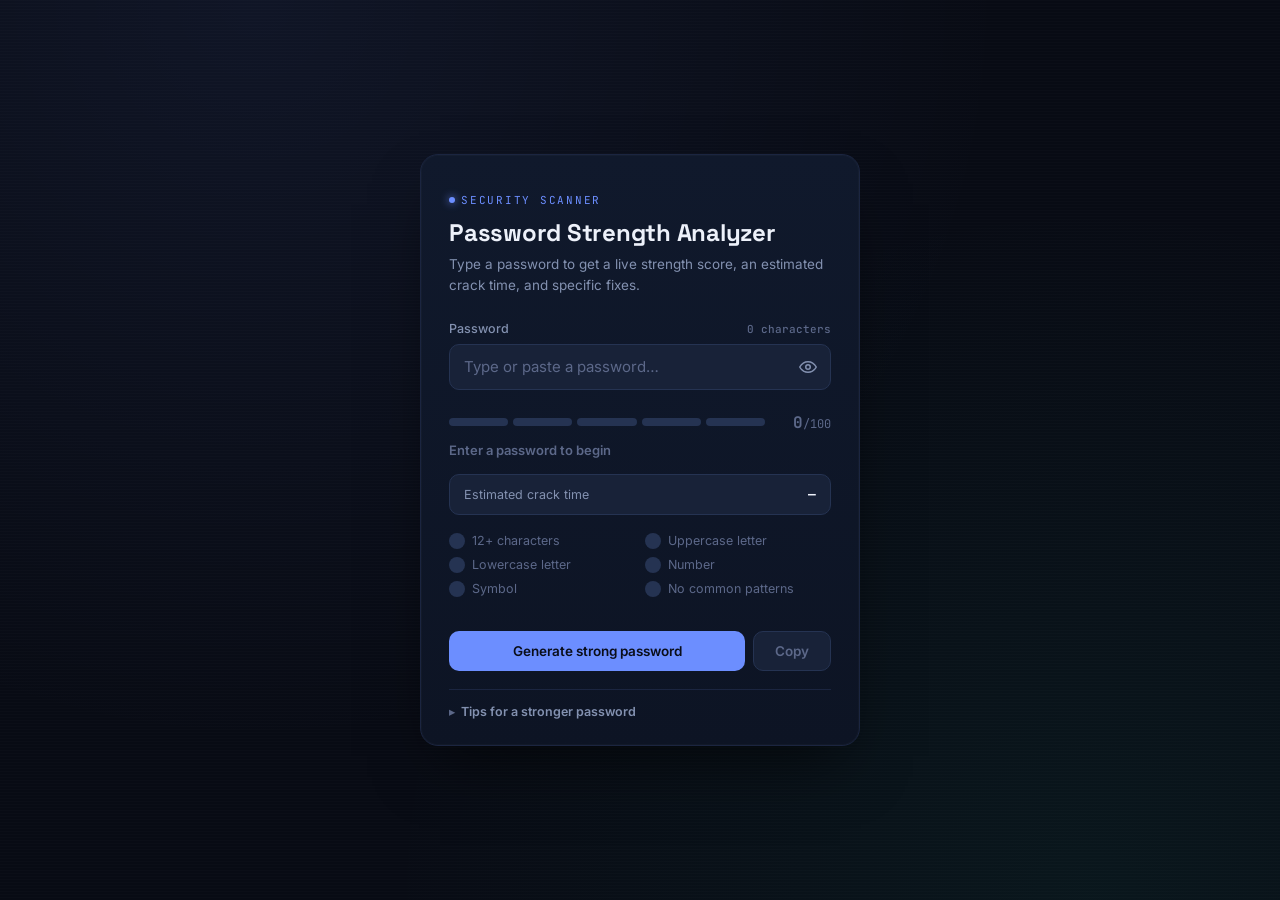
<file: index.html>
<!DOCTYPE html>
<html lang="en">
<head>
<meta charset="UTF-8" />
<meta name="viewport" content="width=device-width, initial-scale=1.0" />
<title>Password Strength Analyzer</title>
<link rel="preconnect" href="https://fonts.googleapis.com">
<link rel="preconnect" href="https://fonts.gstatic.com" crossorigin>
<link href="https://fonts.googleapis.com/css2?family=Space+Grotesk:wght@500;600;700&family=Inter:wght@400;500;600&family=JetBrains+Mono:wght@400;500;700&display=swap" rel="stylesheet">
<style>
  :root{
    --ink: #080b14;
    --panel: #10192c;
    --panel-2: #182238;
    --border: #253352;
    --border-soft: #1b2540;
    --text: #edf1fa;
    --muted: #8391b0;
    --muted-2: #5c6889;
    --accent: #6c8eff;
    --accent-dim: rgba(108,142,255,0.15);

    --very-weak: #ff4d6d;
    --weak: #ff9f4d;
    --fair: #ffd23f;
    --good: #4ec5d4;
    --strong: #22d3a5;
    --tier-color: var(--muted-2);
  }

  *{ box-sizing:border-box; }

  body{
    margin:0;
    min-height:100vh;
    background:
      radial-gradient(circle at 20% 0%, rgba(108,142,255,0.08), transparent 55%),
      radial-gradient(circle at 85% 100%, rgba(34,211,165,0.06), transparent 50%),
      var(--ink);
    background-attachment: fixed;
    color: var(--text);
    font-family: 'Inter', system-ui, sans-serif;
    display:flex;
    justify-content:center;
    align-items:center;
    padding: 32px 16px;
  }

  .scanlines{
    position:fixed;
    inset:0;
    pointer-events:none;
    background-image: repeating-linear-gradient(
      to bottom,
      rgba(255,255,255,0.015) 0px,
      rgba(255,255,255,0.015) 1px,
      transparent 1px,
      transparent 3px
    );
    z-index:0;
  }

  .card{
    position:relative;
    z-index:1;
    width:100%;
    max-width:440px;
    background: linear-gradient(180deg, var(--panel), #0d1424);
    border:1px solid var(--border-soft);
    border-radius:18px;
    padding:32px 28px 26px;
    box-shadow: 0 30px 60px -20px rgba(0,0,0,0.6), 0 0 0 1px rgba(255,255,255,0.02) inset;
  }

  .eyebrow{
    display:inline-flex;
    align-items:center;
    gap:6px;
    font-family:'JetBrains Mono', monospace;
    font-size:11px;
    letter-spacing:0.16em;
    color: var(--accent);
    text-transform:uppercase;
  }
  .eyebrow::before{
    content:'';
    width:6px; height:6px; border-radius:50%;
    background: var(--accent);
    box-shadow: 0 0 8px var(--accent);
  }

  h1{
    font-family:'Space Grotesk', sans-serif;
    font-size:24px;
    font-weight:700;
    margin: 10px 0 6px;
    letter-spacing:-0.01em;
  }

  .subtitle{
    margin:0 0 26px;
    font-size:13.5px;
    color: var(--muted);
    line-height:1.5;
  }

  .field-label{
    display:flex;
    justify-content:space-between;
    align-items:baseline;
    font-size:12.5px;
    font-weight:500;
    color: var(--muted);
    margin-bottom:8px;
  }

  .char-count{
    font-family:'JetBrains Mono', monospace;
    font-size:11px;
    color: var(--muted-2);
  }

  .input-row{
    position:relative;
    display:flex;
    align-items:center;
    transition: box-shadow 0.25s ease, border-color 0.25s ease;
    border-radius:10px;
    border:1px solid var(--border);
    background: var(--panel-2);
  }
  .input-row:focus-within{
    border-color: var(--tier-color);
    box-shadow: 0 0 0 3px color-mix(in srgb, var(--tier-color) 20%, transparent);
  }

  input#password{
    flex:1;
    width:100%;
    padding:12px 44px 12px 14px;
    background:transparent;
    border:none;
    outline:none;
    color: var(--text);
    font-family:'JetBrains Mono', monospace;
    font-size:15px;
    letter-spacing:0.02em;
  }
  input#password::placeholder{
    color: var(--muted-2);
    font-family:'Inter', sans-serif;
    letter-spacing:normal;
  }

  .icon-btn{
    position:absolute;
    right:6px;
    width:32px; height:32px;
    display:flex; align-items:center; justify-content:center;
    background:transparent;
    border:none;
    border-radius:7px;
    color: var(--muted);
    cursor:pointer;
    transition: background 0.15s ease, color 0.15s ease;
  }
  .icon-btn:hover{ background: rgba(255,255,255,0.06); color: var(--text); }
  .icon-btn:focus-visible, button:focus-visible, summary:focus-visible{
    outline:2px solid var(--accent);
    outline-offset:2px;
  }

  .meter-section{ margin-top:22px; }

  .meter-row{
    display:flex;
    align-items:center;
    justify-content:space-between;
    gap:14px;
  }

  .segments{
    display:flex;
    gap:5px;
    flex:1;
  }
  .segment{
    height:8px;
    flex:1;
    border-radius:4px;
    background: var(--border);
    transition: background 0.35s ease, box-shadow 0.35s ease;
  }
  .segment.filled{
    background: var(--tier-color);
    box-shadow: 0 0 10px color-mix(in srgb, var(--tier-color) 60%, transparent);
  }

  .score-readout{
    font-family:'JetBrains Mono', monospace;
    font-weight:700;
    font-size:16px;
    color: var(--tier-color);
    white-space:nowrap;
    min-width:52px;
    text-align:right;
    transition: color 0.35s ease;
  }
  .score-max{
    font-weight:400;
    color: var(--muted-2);
    font-size:12px;
  }

  .strength-label{
    margin-top:9px;
    font-size:13px;
    font-weight:600;
    color: var(--tier-color);
    transition: color 0.35s ease;
  }

  .crack-time{
    margin-top:16px;
    display:flex;
    justify-content:space-between;
    align-items:center;
    padding:11px 14px;
    background: var(--panel-2);
    border:1px solid var(--border);
    border-radius:10px;
  }
  .crack-label{ font-size:12.5px; color: var(--muted); }
  .crack-value{
    font-family:'JetBrains Mono', monospace;
    font-size:13px;
    font-weight:700;
    color: var(--text);
  }

  .checklist{
    margin-top:18px;
    display:grid;
    grid-template-columns: 1fr 1fr;
    gap:8px 10px;
  }
  .check-item{
    display:flex;
    align-items:center;
    gap:7px;
    font-size:12.5px;
    color: var(--muted-2);
    transition: color 0.2s ease;
  }
  .check-item.passed{ color: var(--text); }
  .check-icon{
    width:16px; height:16px;
    flex:none;
    border-radius:50%;
    display:flex; align-items:center; justify-content:center;
    background: var(--border);
    transition: background 0.2s ease;
  }
  .check-item.passed .check-icon{ background: var(--strong); }
  .check-icon svg{ width:9px; height:9px; }

  .warnings{
    margin-top:14px;
    display:flex;
    flex-direction:column;
    gap:8px;
  }
  .warning-item{
    display:flex;
    gap:8px;
    align-items:flex-start;
    font-size:12.5px;
    line-height:1.45;
    color:#ffd8bd;
    background: rgba(255,159,77,0.08);
    border:1px solid rgba(255,159,77,0.25);
    padding:9px 11px;
    border-radius:9px;
  }
  .warning-item.severe{
    color:#ffc2cd;
    background: rgba(255,77,109,0.1);
    border-color: rgba(255,77,109,0.3);
  }
  .warning-item svg{ flex:none; margin-top:1px; }

  .actions{
    margin-top:20px;
    display:flex;
    gap:8px;
  }
  .primary-btn, .secondary-btn{
    font-family:'Inter', sans-serif;
    font-size:13.5px;
    font-weight:600;
    padding:11px 14px;
    border-radius:10px;
    cursor:pointer;
    border:1px solid transparent;
    transition: transform 0.12s ease, background 0.15s ease, border-color 0.15s ease;
  }
  .primary-btn{
    flex:1;
    background: var(--accent);
    color:#0a0e1a;
  }
  .primary-btn:hover{ background:#7f9dff; }
  .primary-btn:active{ transform: scale(0.98); }

  .secondary-btn{
    background: var(--panel-2);
    color: var(--text);
    border-color: var(--border);
    min-width:78px;
  }
  .secondary-btn:hover:not(:disabled){ border-color: var(--accent); }
  .secondary-btn:disabled{ color: var(--muted-2); cursor:not-allowed; }
  .secondary-btn.copied{ color: var(--strong); border-color: var(--strong); }

  details.tips{
    margin-top:18px;
    border-top:1px solid var(--border-soft);
    padding-top:14px;
  }
  summary{
    cursor:pointer;
    font-size:12.5px;
    font-weight:600;
    color: var(--muted);
    list-style:none;
    display:flex;
    align-items:center;
    gap:6px;
  }
  summary::-webkit-details-marker{ display:none; }
  summary::before{
    content:'▸';
    display:inline-block;
    transition: transform 0.15s ease;
    color: var(--muted-2);
  }
  details[open] summary::before{ transform: rotate(90deg); }

  .tips ul{
    margin:12px 0 0;
    padding-left:18px;
    color: var(--muted);
    font-size:12.5px;
    line-height:1.7;
  }

  @media (prefers-reduced-motion: reduce){
    *{ transition:none !important; }
  }

  @media (max-width:380px){
    .checklist{ grid-template-columns: 1fr; }
  }
</style>
</head>
<body>

<div class="scanlines" aria-hidden="true"></div>

<main class="card">
  <span class="eyebrow">Security Scanner</span>
  <h1>Password Strength Analyzer</h1>
  <p class="subtitle">Type a password to get a live strength score, an estimated crack time, and specific fixes.</p>

  <div class="field-group">
    <label class="field-label" for="password">
      Password
      <span class="char-count" id="charCount">0 characters</span>
    </label>
    <div class="input-row">
      <input type="password" id="password" placeholder="Type or paste a password…" autocomplete="new-password" spellcheck="false" autocapitalize="off" />
      <button type="button" class="icon-btn" id="toggleVisibility" aria-label="Show password">
        <svg id="eyeIcon" width="18" height="18" viewBox="0 0 24 24" fill="none" stroke="currentColor" stroke-width="2" stroke-linecap="round" stroke-linejoin="round">
          <path d="M1 12s4-7 11-7 11 7 11 7-4 7-11 7-11-7-11-7Z"/>
          <circle cx="12" cy="12" r="3"/>
        </svg>
      </button>
    </div>
  </div>

  <section class="meter-section" aria-live="polite">
    <div class="meter-row">
      <div class="segments" id="segments">
        <span class="segment"></span>
        <span class="segment"></span>
        <span class="segment"></span>
        <span class="segment"></span>
        <span class="segment"></span>
      </div>
      <span class="score-readout" id="scoreReadout">0<span class="score-max">/100</span></span>
    </div>
    <div class="strength-label" id="strengthLabel">Enter a password to begin</div>
  </section>

  <div class="crack-time">
    <span class="crack-label">Estimated crack time</span>
    <span class="crack-value" id="crackValue">—</span>
  </div>

  <div class="checklist" id="checklist"></div>

  <div class="warnings" id="warnings"></div>

  <div class="actions">
    <button type="button" class="primary-btn" id="generateBtn">Generate strong password</button>
    <button type="button" class="secondary-btn" id="copyBtn" disabled>Copy</button>
  </div>

  <details class="tips">
    <summary>Tips for a stronger password</summary>
    <ul>
      <li>Use a passphrase of 4–5 random words instead of a single word.</li>
      <li>Aim for 12+ characters — length matters more than complexity.</li>
      <li>Never reuse the same password across different sites.</li>
      <li>Avoid personal info: names, birthdays, pet names.</li>
      <li>Use a password manager to generate and store unique passwords.</li>
    </ul>
  </details>
</main>

<script>
(function(){
  const passwordInput = document.getElementById('password');
  const charCountEl = document.getElementById('charCount');
  const segmentsContainer = document.getElementById('segments');
  const segments = Array.from(segmentsContainer.children);
  const scoreReadout = document.getElementById('scoreReadout');
  const strengthLabel = document.getElementById('strengthLabel');
  const crackValue = document.getElementById('crackValue');
  const checklistEl = document.getElementById('checklist');
  const warningsEl = document.getElementById('warnings');
  const toggleBtn = document.getElementById('toggleVisibility');
  const eyeIcon = document.getElementById('eyeIcon');
  const generateBtn = document.getElementById('generateBtn');
  const copyBtn = document.getElementById('copyBtn');
  const root = document.documentElement;

  const COMMON_PASSWORDS = [
    '123456','password','123456789','12345678','12345','111111','1234567',
    'sunshine','qwerty','iloveyou','princess','admin','welcome','666666',
    'abc123','football','123123','monkey','654321','charlie','donald',
    'password1','qwerty123','dragon','master','letmein','login','starwars',
    'hello','freedom','whatever','trustno1','000000','121212','baseball',
    'superman','1234567890','shadow','michael','jennifer','111222333','passw0rd'
  ];

  const TIERS = [
    { max:20,  key:'very-weak', label:'Very weak',   color:'var(--very-weak)' },
    { max:40,  key:'weak',      label:'Weak',        color:'var(--weak)' },
    { max:60,  key:'fair',      label:'Fair',        color:'var(--fair)' },
    { max:80,  key:'good',      label:'Good',        color:'var(--good)' },
    { max:101, key:'strong',    label:'Strong',      color:'var(--strong)' }
  ];

  function getTier(score){
    return TIERS.find(t => score <= t.max);
  }

  function hasSequence(pwd){
    const lower = pwd.toLowerCase();
    const runs = [
      'abcdefghijklmnopqrstuvwxyz',
      'zyxwvutsrqponmlkjihgfedcba',
      '0123456789',
      '9876543210',
      'qwertyuiop',
      'asdfghjkl',
      'zxcvbnm'
    ];
    for(let i=0; i<lower.length-2; i++){
      const chunk = lower.slice(i, i+3);
      if(runs.some(r => r.includes(chunk))) return true;
    }
    return false;
  }

  function hasRepeats(pwd){
    return /(.)\1\1/.test(pwd);
  }

  function analyze(pwd){
    const length = pwd.length;
    const hasLower = /[a-z]/.test(pwd);
    const hasUpper = /[A-Z]/.test(pwd);
    const hasDigit = /[0-9]/.test(pwd);
    const hasSymbol = /[^A-Za-z0-9]/.test(pwd);
    const classes = [hasLower, hasUpper, hasDigit, hasSymbol].filter(Boolean).length;

    let poolSize = 0;
    if(hasLower) poolSize += 26;
    if(hasUpper) poolSize += 26;
    if(hasDigit) poolSize += 10;
    if(hasSymbol) poolSize += 32;
    if(poolSize === 0) poolSize = 1;

    const entropyBits = length * Math.log2(poolSize);
    const lengthScore = Math.min(30, Math.max(0, (length - 4) * 2.5));
    const varietyScore = classes * 6 + (classes === 4 ? 6 : 0);
    const entropyScore = Math.min(25, Math.max(0, (entropyBits - 20) / 3));
    const uniqueChars = new Set(pwd.split('')).size;
    const uniquenessScore = length ? (uniqueChars / length) * 15 : 0;

    let score = lengthScore + varietyScore + entropyScore + uniquenessScore;

    const lower = pwd.toLowerCase();
    const isCommon = COMMON_PASSWORDS.includes(lower);
    const sequence = hasSequence(pwd);
    const repeats = hasRepeats(pwd);

    const warnings = [];
    if(isCommon){
      score = Math.min(score, 5);
      warnings.push({ text:'This is one of the most commonly used passwords — it will be guessed instantly.', severe:true });
    }
    if(sequence){
      score -= 15;
      warnings.push({ text:'Contains a predictable sequence, like "abc", "123", or "qwerty".', severe:false });
    }
    if(repeats){
      score -= 10;
      warnings.push({ text:'Contains 3 or more repeated characters in a row.', severe:false });
    }
    if(length > 0 && length < 8){
      warnings.push({ text:'Shorter than the recommended 8-character minimum.', severe:false });
    }

    score = Math.max(0, Math.min(100, Math.round(score)));

    return { length, hasLower, hasUpper, hasDigit, hasSymbol, entropyBits, score, warnings, isCommon };
  }

  function humanizeSeconds(seconds){
    if(seconds < 1) return 'Instantly';
    const units = [
      ['century', 3153600000],
      ['year', 31536000],
      ['month', 2592000],
      ['day', 86400],
      ['hour', 3600],
      ['minute', 60],
      ['second', 1]
    ];
    for(const [name, secs] of units){
      if(seconds >= secs){
        const val = Math.round(seconds / secs);
        if(name === 'century' && val > 100000){
          return 'Longer than the age of the universe';
        }
        return val.toLocaleString() + ' ' + name + (val !== 1 ? 's' : '');
      }
    }
    return '< 1 second';
  }

  function crackTime(entropyBits, isCommon){
    if(isCommon) return 'Instantly';
    const guesses = Math.pow(2, entropyBits);
    const guessesPerSecond = 1e10;
    const seconds = guesses / guessesPerSecond / 2;
    return humanizeSeconds(seconds);
  }

  const CHECKS = [
    { label:'12+ characters', test:r => r.length >= 12 },
    { label:'Uppercase letter', test:r => r.hasUpper },
    { label:'Lowercase letter', test:r => r.hasLower },
    { label:'Number', test:r => r.hasDigit },
    { label:'Symbol', test:r => r.hasSymbol },
    { label:'No common patterns', test:r => !r.warnings.some(w => w.severe) && r.warnings.length === 0 || (r.length===0) }
  ];

  const CHECK_ICON = '<svg viewBox="0 0 12 12" fill="none" stroke="#0a0e1a" stroke-width="2" stroke-linecap="round" stroke-linejoin="round"><polyline points="2 6 5 9 10 3"/></svg>';

  function renderChecklist(result){
    checklistEl.innerHTML = CHECKS.map(c => {
      const passed = result ? c.test(result) : false;
      return '<div class="check-item ' + (passed ? 'passed' : '') + '">' +
        '<span class="check-icon">' + (passed ? CHECK_ICON : '') + '</span>' +
        '<span>' + c.label + '</span>' +
        '</div>';
    }).join('');
  }

  const WARNING_ICON = '<svg width="14" height="14" viewBox="0 0 24 24" fill="none" stroke="currentColor" stroke-width="2" stroke-linecap="round" stroke-linejoin="round"><path d="M10.29 3.86 1.82 18a2 2 0 0 0 1.71 3h16.94a2 2 0 0 0 1.71-3L13.71 3.86a2 2 0 0 0-3.42 0Z"/><line x1="12" y1="9" x2="12" y2="13"/><line x1="12" y1="17" x2="12.01" y2="17"/></svg>';

  function renderWarnings(warnings){
    if(!warnings || warnings.length === 0){
      warningsEl.innerHTML = '';
      return;
    }
    warningsEl.innerHTML = warnings.map(w =>
      '<div class="warning-item ' + (w.severe ? 'severe' : '') + '">' + WARNING_ICON + '<span>' + w.text + '</span></div>'
    ).join('');
  }

  function resetUI(){
    segments.forEach(seg => seg.classList.remove('filled'));
    root.style.setProperty('--tier-color', 'var(--muted-2)');
    scoreReadout.innerHTML = '0<span class="score-max">/100</span>';
    strengthLabel.textContent = 'Enter a password to begin';
    crackValue.textContent = '—';
    renderChecklist(null);
    renderWarnings([]);
  }

  function update(){
    const pwd = passwordInput.value;
    charCountEl.textContent = pwd.length + ' character' + (pwd.length !== 1 ? 's' : '');
    copyBtn.disabled = pwd.length === 0;
    copyBtn.textContent = 'Copy';
    copyBtn.classList.remove('copied');

    if(pwd.length === 0){
      resetUI();
      return;
    }

    const result = analyze(pwd);
    const tier = getTier(result.score);

    root.style.setProperty('--tier-color', tier.color);
    const filled = Math.max(1, Math.ceil(result.score / 20));
    segments.forEach((seg, i) => seg.classList.toggle('filled', i < filled));

    scoreReadout.innerHTML = result.score + '<span class="score-max">/100</span>';
    strengthLabel.textContent = tier.label;
    crackValue.textContent = crackTime(result.entropyBits, result.isCommon);

    renderChecklist(result);
    renderWarnings(result.warnings);
  }

  toggleBtn.addEventListener('click', function(){
    const isPassword = passwordInput.type === 'password';
    passwordInput.type = isPassword ? 'text' : 'password';
    toggleBtn.setAttribute('aria-label', isPassword ? 'Hide password' : 'Show password');
    eyeIcon.innerHTML = isPassword
      ? '<path d="M17.94 17.94A10.94 10.94 0 0 1 12 20c-7 0-11-8-11-8a20.3 20.3 0 0 1 5.06-5.94M9.9 4.24A10.94 10.94 0 0 1 12 4c7 0 11 8 11 8a20.3 20.3 0 0 1-3.22 4.44"/><path d="M1 1l22 22"/><path d="M14.12 14.12a3 3 0 1 1-4.24-4.24"/>'
      : '<path d="M1 12s4-7 11-7 11 7 11 7-4 7-11 7-11-7-11-7Z"/><circle cx="12" cy="12" r="3"/>';
  });

  function generatePassword(length){
    const sets = {
      lower: 'abcdefghijklmnopqrstuvwxyz',
      upper: 'ABCDEFGHIJKLMNOPQRSTUVWXYZ',
      digit: '0123456789',
      symbol: '!@#$%^&*()-_=+?'
    };
    const all = sets.lower + sets.upper + sets.digit + sets.symbol;
    const randInt = max => {
      const arr = new Uint32Array(1);
      crypto.getRandomValues(arr);
      return arr[0] % max;
    };
    let chars = [
      sets.lower[randInt(sets.lower.length)],
      sets.upper[randInt(sets.upper.length)],
      sets.digit[randInt(sets.digit.length)],
      sets.symbol[randInt(sets.symbol.length)]
    ];
    for(let i = chars.length; i < length; i++){
      chars.push(all[randInt(all.length)]);
    }
    // shuffle (Fisher–Yates) using crypto randomness
    for(let i = chars.length - 1; i > 0; i--){
      const j = randInt(i + 1);
      [chars[i], chars[j]] = [chars[j], chars[i]];
    }
    return chars.join('');
  }

  generateBtn.addEventListener('click', function(){
    const newPassword = generatePassword(16);
    passwordInput.value = newPassword;
    passwordInput.type = 'text';
    toggleBtn.setAttribute('aria-label', 'Hide password');
    eyeIcon.innerHTML = '<path d="M17.94 17.94A10.94 10.94 0 0 1 12 20c-7 0-11-8-11-8a20.3 20.3 0 0 1 5.06-5.94M9.9 4.24A10.94 10.94 0 0 1 12 4c7 0 11 8 11 8a20.3 20.3 0 0 1-3.22 4.44"/><path d="M1 1l22 22"/><path d="M14.12 14.12a3 3 0 1 1-4.24-4.24"/>';
    update();
    passwordInput.focus();
  });

  copyBtn.addEventListener('click', async function(){
    if(!passwordInput.value) return;
    try{
      await navigator.clipboard.writeText(passwordInput.value);
      copyBtn.textContent = 'Copied';
      copyBtn.classList.add('copied');
      setTimeout(() => {
        copyBtn.textContent = 'Copy';
        copyBtn.classList.remove('copied');
      }, 1500);
    }catch(e){
      copyBtn.textContent = 'Failed';
    }
  });

  passwordInput.addEventListener('input', update);
  resetUI();
})();
</script>

</body>
</html>
</file>
